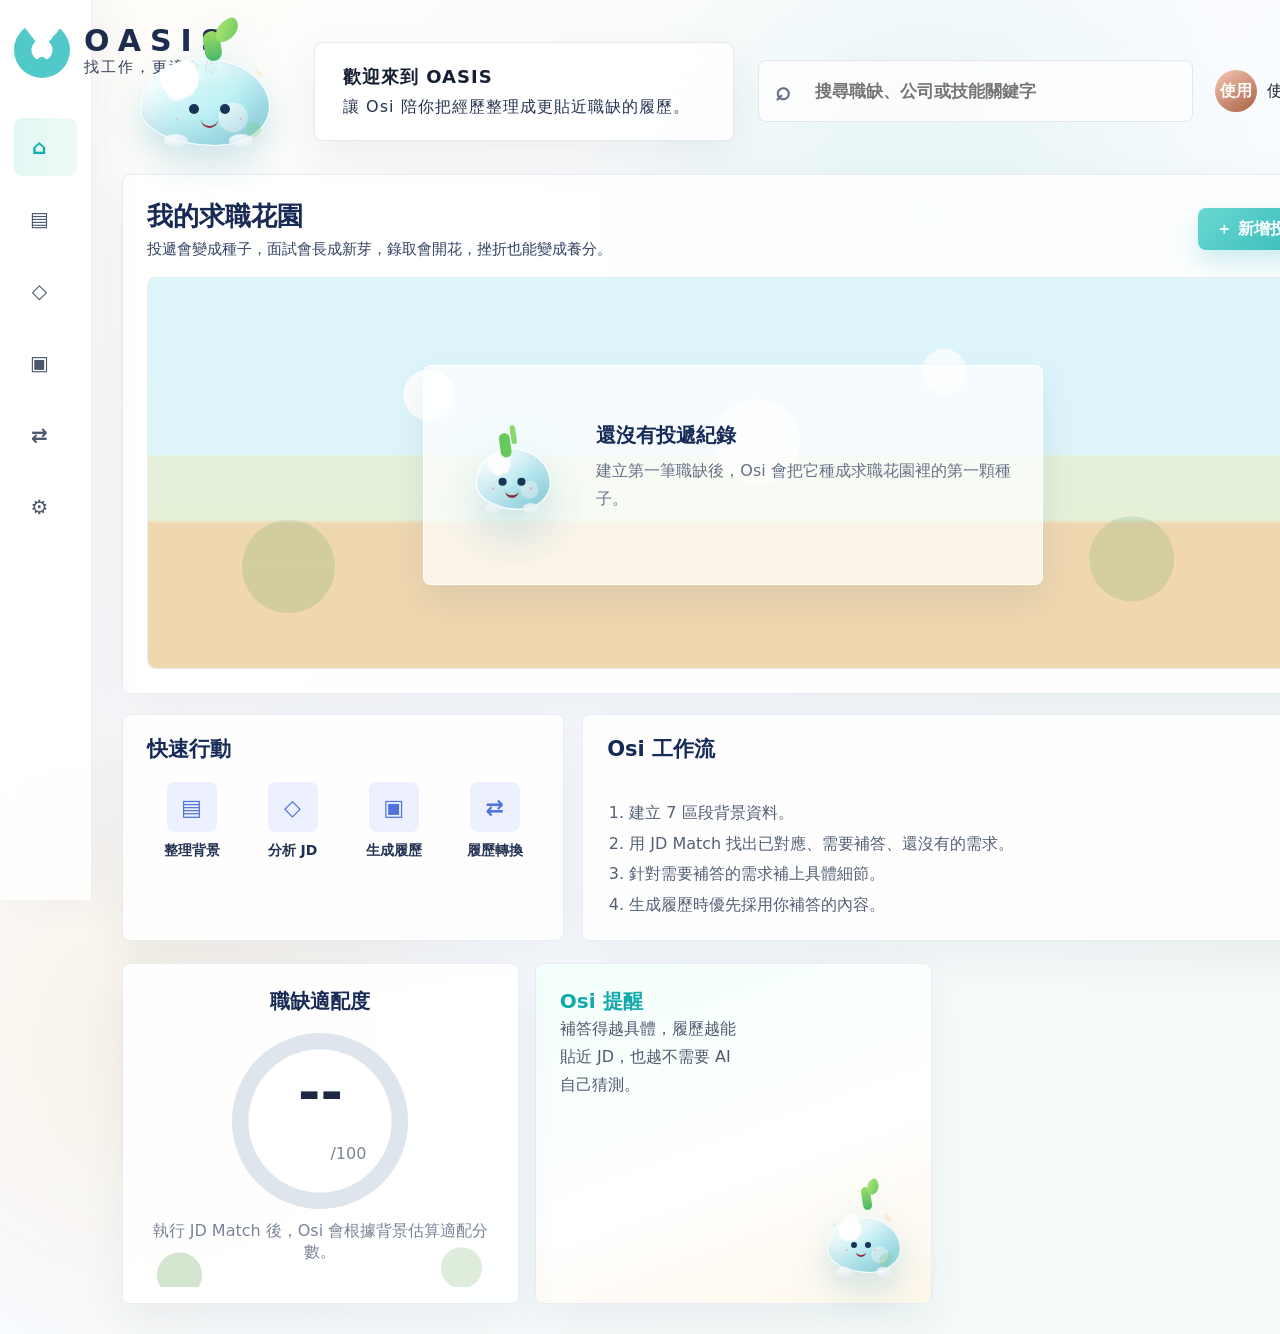
<file: oasis/index.html>
<!doctype html>
<html lang="zh-Hant-TW">
  <head>
    <meta charset="UTF-8" />
    <meta name="viewport" content="width=device-width, initial-scale=1.0" />
    <title>OASIS</title>
    <meta http-equiv="refresh" content="0; url=./frontend/index.html" />
  </head>
  <body>
    <p>正在前往 <a href="./frontend/index.html">OASIS 前端</a>...</p>
  </body>
</html>
</file>
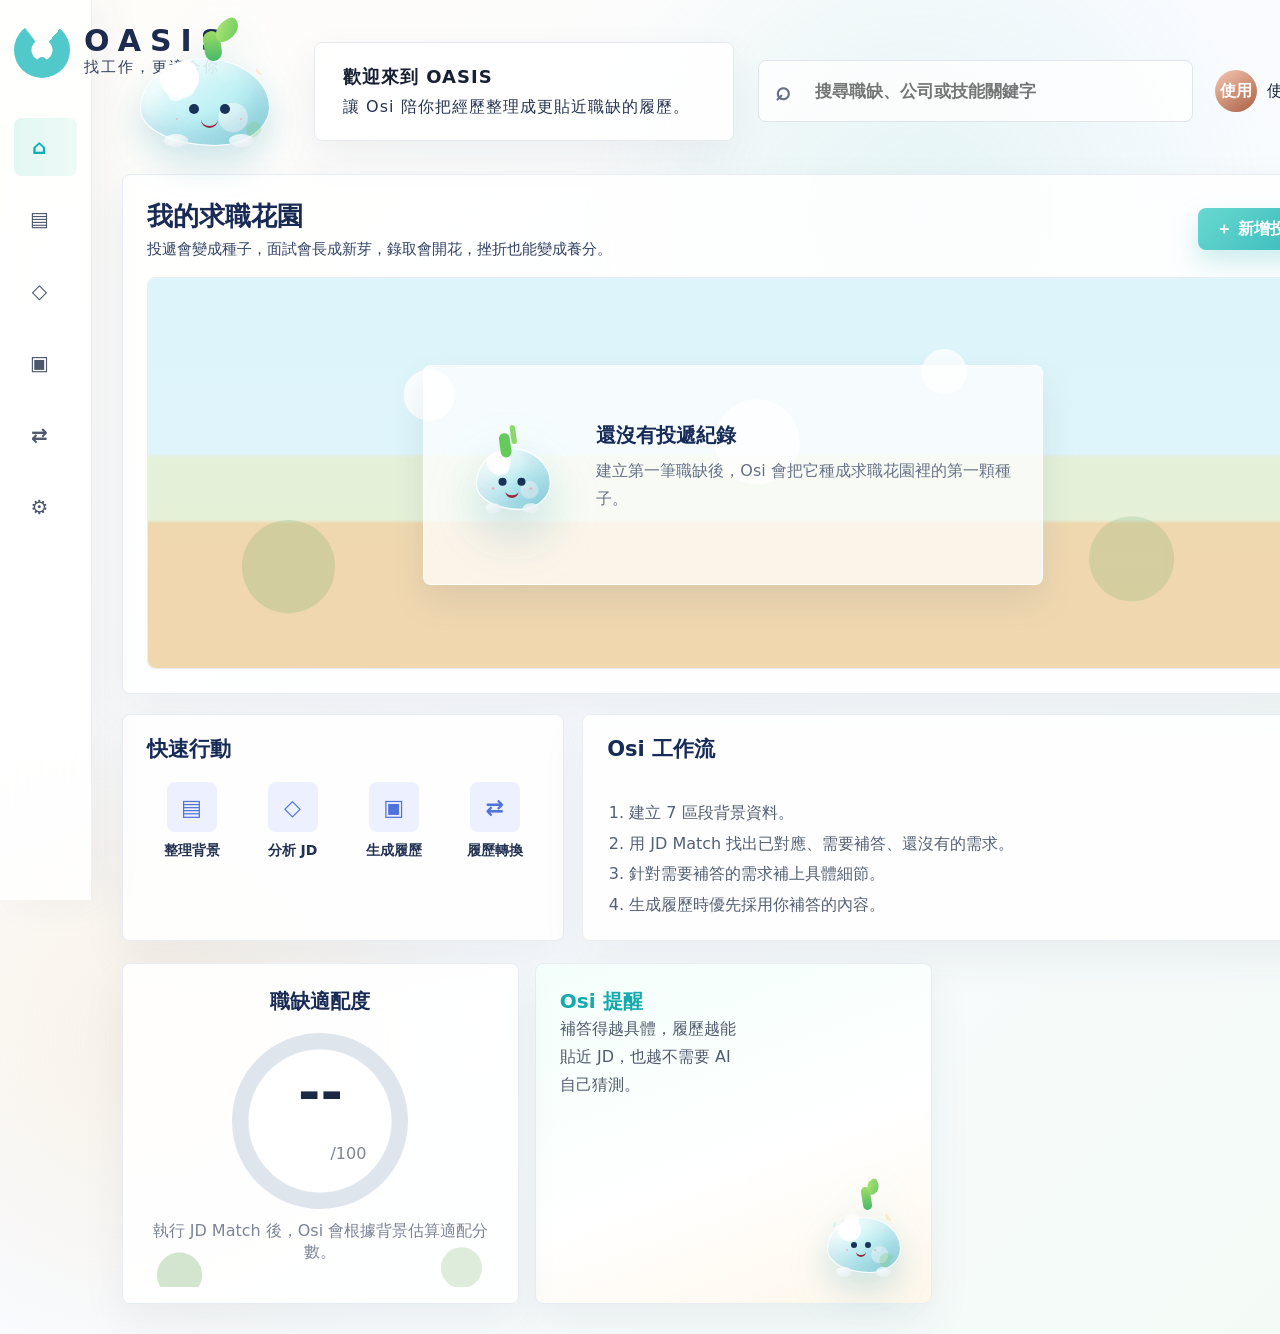
<file: oasis/frontend/index.html>
<!doctype html>
<html lang="zh-Hant-TW">
  <head>
    <meta charset="UTF-8" />
    <meta name="viewport" content="width=device-width, initial-scale=1.0" />
    <title>OASIS | AI Smart Career Assistant</title>
    <link rel="stylesheet" href="./styles.css" />
  </head>
  <body>
    <div class="app-shell" data-mode="garden">
      <aside class="sidebar" aria-label="主要導覽">
        <div class="brand">
          <div class="brand-logo" aria-hidden="true"></div>
          <div>
            <strong>OASIS</strong>
            <small>找工作，更適合你</small>
          </div>
        </div>

        <nav class="nav-list">
          <button class="nav-item active" data-view="garden" type="button"><span class="icon">⌂</span>首頁 / 花園</button>
          <button class="nav-item" data-view="background" type="button"><span class="icon">▤</span>結構化背景</button>
          <button class="nav-item" data-view="match" type="button"><span class="icon">◇</span>JD Match</button>
          <button class="nav-item" data-view="resume" type="button"><span class="icon">▣</span>履歷生成</button>
          <button class="nav-item" data-view="convert" type="button"><span class="icon">⇄</span>履歷轉換</button>
          <button class="nav-item" data-view="settings" type="button"><span class="icon">⚙</span>設定</button>
        </nav>

        <section class="fatigue-card osi-note-card">
          <div class="fatigue-plant"><span><i class="osi-body-gloss"></i><i class="osi-foot left"></i><i class="osi-foot right"></i></span></div>
          <strong>Osi 小語</strong>
          <p>先整理背景，再分析職缺，最後生成履歷。每一步都會讓下一步更準。</p>
        </section>
      </aside>

      <main class="main-area">
        <header class="topbar">
          <div class="greeting-cluster">
            <div class="hero-osi brand-sprite" aria-hidden="true">
              <i class="osi-glow"></i><i class="osi-sprout"></i><i class="osi-body-gloss"></i><span class="osi-face"></span><i class="osi-foot left"></i><i class="osi-foot right"></i>
            </div>
            <div class="speech-bubble">
              <p class="eyebrow">歡迎來到 OASIS</p>
              <h1>讓 Osi 陪你把經歷整理成更貼近職缺的履歷。</h1>
            </div>
          </div>
          <div class="topbar-actions">
            <label class="search">
              <span>⌕</span>
              <input id="globalSearch" type="search" placeholder="搜尋職缺、公司或技能關鍵字" />
            </label>
            <button class="profile-button" id="profileButton" type="button" data-view="settings">
              <span class="avatar" id="userAvatar">O</span>
              <span id="userDisplayName">使用者</span>
              <span>⌄</span>
            </button>
          </div>
        </header>

        <div class="dashboard-grid">
          <section class="content-panel" id="gardenView">
            <article class="garden-stage">
              <div class="section-heading">
                <div>
                  <h2>我的求職花園</h2>
                  <p>投遞會變成種子，面試會長成新芽，錄取會開花，挫折也能變成養分。</p>
                </div>
                <button class="primary-button" id="addApplicationBtn" type="button">＋ 新增投遞</button>
              </div>
              <div class="garden-wrap">
                <div class="garden-visual" id="gardenVisual" aria-live="polite"></div>
              </div>
            </article>

            <div class="lower-grid">
              <article class="quick-actions">
                <h2>快速行動</h2>
                <div class="action-grid">
                  <button data-view="background" type="button"><span>▤</span>整理背景</button>
                  <button data-view="match" type="button"><span>◇</span>分析 JD</button>
                  <button data-view="resume" type="button"><span>▣</span>生成履歷</button>
                  <button data-view="convert" type="button"><span>⇄</span>履歷轉換</button>
                </div>
              </article>
              <article class="sprites-panel">
                <h2>Osi 工作流</h2>
                <ol class="workflow-list">
                  <li>建立 7 區段背景資料。</li>
                  <li>用 JD Match 找出已對應、需要補答、還沒有的需求。</li>
                  <li>針對需要補答的需求補上具體細節。</li>
                  <li>生成履歷時優先採用你補答的內容。</li>
                </ol>
              </article>
            </div>
          </section>

          <section class="content-panel hidden" id="backgroundView">
            <div class="section-heading">
              <div>
                <h2>結構化背景</h2>
                <p>每筆資料都有名稱與描述，系統會轉成帶 ID 的 markdown，讓 AI 能精準引用。</p>
              </div>
              <button class="secondary-button" id="clearBackgroundBtn" type="button">清空</button>
            </div>
            <div id="backgroundSections" class="background-grid"></div>
            <div class="button-row">
              <button class="primary-button" id="saveBackgroundBtn" type="button">儲存背景</button>
              <small class="api-hint" id="backgroundStatus"></small>
            </div>
            <article class="preview-pane">
              <h3>format_background() 預覽</h3>
              <pre class="json-output" id="backgroundMarkdown"></pre>
            </article>
          </section>

          <section class="content-panel hidden" id="matchView">
            <div class="office-layout">
              <form class="editor-pane" id="matchForm">
                <div class="section-heading">
                  <div>
                    <h2>JD Match</h2>
                    <p>分析 JD 跟你的背景，整理出哪些已經對應上、哪些需要補答、哪些還沒有對應材料。</p>
                  </div>
                </div>
                <label>目標職務<input name="targetRole" placeholder="例如：資料分析師" /></label>
                <label>公司名稱<input name="company" placeholder="例如：玉山銀行" /></label>
                <label>JD / 職缺需求<textarea name="jd" rows="12" placeholder="貼上職缺描述"></textarea></label>
                <button class="primary-button" type="submit">分析 JD 與背景匹配</button>
                <small class="api-hint" id="matchApiHint"></small>
              </form>
              <article class="preview-pane">
                <h3>分析結果</h3>
                <div id="matchResult"></div>
                <h3>補答需要更多細節的需求</h3>
                <div id="matchSupplementPanel" class="supplement-panel"></div>
                <button class="secondary-button" id="saveSupplementsBtn" type="button">儲存補答</button>
              </article>
            </div>
          </section>

          <section class="content-panel hidden" id="resumeView">
            <div class="office-layout">
              <form class="editor-pane" id="resumeForm">
                <div class="section-heading">
                  <div>
                    <h2>客製化履歷生成</h2>
                    <p>支援補答資訊、區塊篇幅控制、公司文化語氣，輸出尾端附對齊說明。</p>
                  </div>
                </div>
                <label>目標職務<input name="targetRole" placeholder="例如：資料分析師" /></label>
                <label>公司名稱<input name="company" placeholder="例如：目標公司" /></label>
                <label>職缺描述<textarea name="jd" rows="8" placeholder="貼上職缺描述"></textarea></label>

                <fieldset class="sections-fieldset">
                  <legend>履歷區塊與篇幅控制</legend>
                  <label class="check"><input type="checkbox" name="sections" value="self_intro" checked /> 自我介紹 <input data-length-key="self_intro" placeholder="自訂篇幅（留空使用預設）" /></label>
                  <label class="check"><input type="checkbox" name="sections" value="motivation" checked /> 應徵動機 <input data-length-key="motivation" placeholder="自訂篇幅（留空使用預設）" /></label>
                  <label class="check"><input type="checkbox" name="sections" value="experience" checked /> 工作經驗 <input data-length-key="experience" placeholder="自訂篇幅（留空使用預設）" /></label>
                  <label class="check"><input type="checkbox" name="sections" value="projects" checked /> 專案 <input data-length-key="projects" placeholder="自訂篇幅（留空使用預設）" /></label>
                  <label class="check"><input type="checkbox" name="sections" value="skills" checked /> 技能 <input data-length-key="skills" placeholder="自訂篇幅（留空使用預設）" /></label>
                  <label class="check"><input type="checkbox" name="sections" value="certifications" /> 證照 <input data-length-key="certifications" placeholder="自訂篇幅（留空使用預設）" /></label>
                  <label class="check custom-check"><input type="checkbox" name="sections" value="custom" /> 自訂 <input name="customSection" placeholder="例如：未來職涯規劃" /><input data-length-key="custom" placeholder="自訂篇幅（留空使用預設）" /></label>
                </fieldset>

                <div class="button-row">
                  <button class="primary-button" type="submit">生成履歷</button>
                  <button class="secondary-button" id="onePageBtn" type="button">One Page CV</button>
                  <button class="secondary-button" id="starBtn" type="button">STAR 改寫</button>
                </div>
                <small class="api-hint" id="resumeApiHint"></small>
              </form>
              <article class="preview-pane"><div class="paper" id="resumePreview"></div></article>
            </div>
          </section>

          <section class="content-panel hidden" id="convertView">
            <div class="office-layout">
              <form class="editor-pane" id="convertForm">
                <div class="section-heading">
                  <div>
                    <h2>履歷轉換</h2>
                    <p>已經有一份履歷想換領域投？貼進來，選一種轉換方式，AI 會把它重新整理成新領域可以讀懂的版本。</p>
                  </div>
                </div>
                <label>既有履歷<textarea name="originalResume" rows="12" placeholder="貼上原履歷內容"></textarea></label>
                <div class="domain-row">
                  <label>原領域<input name="fromDomain" placeholder="例如：行銷" /></label>
                  <label>目標領域<input name="toDomain" placeholder="例如：資料分析" /></label>
                </div>
                <label>目標 JD<textarea name="targetJd" rows="6" placeholder="可選，貼上目標職缺"></textarea></label>
                <fieldset class="mode-fieldset">
                  <legend>轉換模式</legend>
                  <label class="mode-radio"><input type="radio" name="convertMode" value="translate" checked /><span><strong>跨領域轉換</strong><small>保留原履歷結構，重新框定到新領域。</small></span></label>
                  <label class="mode-radio"><input type="radio" name="convertMode" value="rewrite" /><span><strong>依背景重寫</strong><small>使用結構化背景，不捏造資訊。</small></span></label>
                </fieldset>
                <button class="primary-button" type="submit">開始轉換</button>
                <small class="api-hint" id="convertApiHint"></small>
              </form>
              <article class="preview-pane"><div class="paper" id="convertPreview"></div></article>
            </div>
          </section>

          <section class="content-panel hidden" id="settingsView">
            <h2>設定</h2>
            <div class="api-key-card account-card">
              <h3>使用者帳號</h3>
              <p>登入後右上角會顯示你的名稱，之後可接後端個人資料與求職紀錄。</p>
              <div class="api-key-row">
                <input id="authNameInput" type="text" placeholder="名稱（註冊用）" autocomplete="name" />
                <input id="authEmailInput" type="email" placeholder="Email" autocomplete="email" />
                <input id="authPasswordInput" type="password" placeholder="密碼至少 8 碼" autocomplete="current-password" />
              </div>
              <div class="button-row">
                <button class="primary-button" id="loginBtn" type="button">登入</button>
                <button class="secondary-button" id="registerBtn" type="button">註冊</button>
                <button class="secondary-button" id="logoutBtn" type="button">登出</button>
              </div>
              <small class="api-hint" id="authStatus"></small>
            </div>
            <div class="api-key-card">
              <h3>OASIS App Token</h3>
              <p>前端只儲存 APP TOKEN，用來通過後端驗證；OpenAI API KEY 必須放在後端 `.env`，不可填在前端。</p>
              <div class="api-key-row">
                <input id="apiKeyInput" type="password" placeholder="貼上後端 .env 的 APP_TOKEN" autocomplete="off" />
                <input id="apiBaseInput" type="url" placeholder="後端網址，例如 http://127.0.0.1:8001" />
                <select id="modelSelect">
                  <option value="gpt-4o">gpt-4o</option>
                  <option value="gpt-4o-mini">gpt-4o-mini</option>
                  <option value="gpt-4-turbo">gpt-4-turbo</option>
                </select>
                <button class="primary-button" id="saveApiKeyBtn" type="button">儲存</button>
                <button class="secondary-button" id="testApiTokenBtn" type="button">測試連線</button>
              </div>
              <small class="api-hint" id="apiKeyStatus"></small>
            </div>
          </section>

          <aside class="right-rail">
            <article class="score-card">
              <h2>職缺適配度</h2>
              <div class="score-ring is-empty" id="fitScoreRing" style="--score:0"><strong id="fitScoreValue">--</strong><span>/100</span></div>
              <p id="fitScoreText">執行 JD Match 後，Osi 會根據背景估算適配分數。</p>
            </article>
            <article class="assistant-card">
              <div class="helper-sprite brand-sprite" aria-hidden="true">
                <i class="osi-glow"></i><i class="osi-sprout"></i><i class="osi-body-gloss"></i><span class="osi-face"></span><i class="osi-foot left"></i><i class="osi-foot right"></i>
              </div>
              <div>
                <h2>Osi 提醒</h2>
                <p id="osiCompanionMessage">補答得越具體，履歷越能貼近 JD，也越不需要 AI 自己猜測。</p>
              </div>
            </article>
          </aside>
        </div>
      </main>
    </div>

    <script src="./app.js"></script>
  </body>
</html>
</file>
<file: oasis/frontend/styles.css>
:root {
  color-scheme: light;
  --blue: #1a73e8;
  --blue-soft: #e8f1fe;
  --slate: #64748b;
  --ink: #172033;
  --muted: #7b8497;
  --line: #e7e9f0;
  --paper: #ffffff;
  --green: #4caf50;
  --green-deep: #2f7d45;
  --earth: #795548;
  --sand: #f4dfb9;
  --lavender: #8b63e7;
  --pink: #f38ab5;
  --cyan: #58c7c6;
  --yellow: #f4c94a;
  --shadow: 0 20px 50px rgba(55, 73, 110, 0.12);
  --radius: 8px;
  font-family: "Noto Sans TC", "PingFang TC", "Microsoft JhengHei", system-ui, sans-serif;
}

/* ===== Integrated FILES flow: structured background / JD match / convert ===== */

.background-grid {
  display: grid;
  grid-template-columns: 1fr;
  gap: 16px;
}

.background-section,
.background-item,
.supplement-question {
  display: grid;
  gap: 10px;
  padding: 16px;
  border: 1px solid var(--line);
  border-radius: 8px;
  background: rgba(255, 255, 255, 0.86);
}

.background-section h3 {
  margin: 0;
  color: #172b58;
}

.background-items,
.supplement-panel {
  display: grid;
  gap: 12px;
}

.background-items {
  grid-template-columns: repeat(2, minmax(0, 1fr));
}

.background-item {
  background: #fff;
}

.background-item .remove-bg-item {
  justify-self: start;
}

.muted-text {
  margin: 0;
  color: #667188;
  line-height: 1.7;
}

.json-output {
  white-space: pre-wrap;
  word-break: break-word;
  max-height: 420px;
  overflow: auto;
  padding: 16px;
  border-radius: 8px;
  background: #f7fafc;
  color: #21304d;
  line-height: 1.65;
}

.supplement-question strong,
.supplement-question span {
  display: block;
}

.supplement-question span {
  color: #536074;
  line-height: 1.7;
}

.error-text {
  color: #c4403d;
  font-weight: 700;
}

.workflow-list {
  margin: 0;
  padding-left: 22px;
  color: #536074;
  line-height: 1.9;
}

.sections-fieldset .check {
  display: grid !important;
  grid-template-columns: auto max-content minmax(120px, 1fr);
  align-items: center;
  white-space: normal;
}

.sections-fieldset .custom-check {
  grid-template-columns: auto max-content minmax(150px, 1fr) minmax(120px, 1fr);
}

.domain-row {
  display: grid;
  grid-template-columns: 1fr 1fr;
  gap: 14px;
}

.api-hint[data-state="success"],
.backend-status[data-tone="success"] {
  color: #129d88;
}

.api-hint[data-state="error"],
.backend-status[data-tone="error"] {
  color: #c55454;
}

.api-hint[data-state="loading"] {
  color: #7d67e8;
}

/* ===== Experience polish: user identity / growth garden / Osi / fit score ===== */

.account-card {
  margin-bottom: 18px;
}

.profile-button {
  max-width: 180px;
}

.garden-status-actions {
  display: grid;
  grid-template-columns: repeat(3, minmax(0, 1fr));
  gap: 6px;
  margin-top: 12px;
}

.garden-status-actions button {
  min-height: 28px;
  border: 1px solid #e5e9f1;
  border-radius: 999px;
  color: #536074;
  background: #fff;
  font-size: 12px;
  font-weight: 700;
}

.garden-status-actions button:hover {
  border-color: #58c7c6;
  color: #129d88;
}

.plant .seed-dot {
  position: absolute;
  left: 48px;
  bottom: 30px;
  width: 22px;
  height: 16px;
  border-radius: 60% 40% 55% 45%;
  background: linear-gradient(135deg, #d5a76a, #8f5d32);
  transform: rotate(-18deg);
}

.plant .stem.tall {
  height: 84px;
}

.plant .stem.wilted {
  height: 42px;
  background: #a87944;
  transform: rotate(16deg);
}

.plant .leaf.three {
  left: 43px;
  bottom: 104px;
  transform: rotate(-10deg);
}

.wilt-mark {
  position: absolute;
  right: 22px;
  bottom: 34px;
  color: #a87944;
  font-weight: 900;
}

.plant .dirt.fertilizer {
  background:
    radial-gradient(circle at 28% 42%, #b88956 0 16px, transparent 17px),
    radial-gradient(circle at 64% 48%, #7a5132 0 24px, transparent 25px),
    #6b482f;
}

.fertilizer-spark {
  position: absolute;
  left: 42px;
  bottom: 18px;
  width: 34px;
  height: 34px;
  display: grid;
  place-items: center;
  border-radius: 50%;
  color: #66833f;
  background: #efd58f;
  font-weight: 900;
  box-shadow: 0 8px 18px rgba(107, 72, 47, 0.18);
}

.garden-status-offer .job-ticket {
  border-color: #ffd2df;
  box-shadow: 0 18px 34px rgba(243, 138, 181, 0.18);
}

.garden-status-fertilizer .job-ticket {
  border-color: #dfc6a6;
}

.assistant-card .helper-sprite {
  --sprite-color: #bdf1f4;
}

.score-ring:not(.is-empty) {
  background:
    radial-gradient(circle, #fff 0 57%, transparent 58%),
    conic-gradient(#58c7c6 calc(var(--score) * 1%), #edf0f3 0);
}

.match-decision-grid {
  display: grid;
  grid-template-columns: repeat(3, minmax(0, 1fr));
  gap: 12px;
}

.match-card {
  min-width: 0;
  padding: 14px;
  border: 1px solid var(--line);
  border-radius: 8px;
  background: #fff;
}

.match-card h4 {
  margin: 0 0 10px;
  color: #172b58;
}

.match-card ul {
  margin: 0;
  padding-left: 18px;
  line-height: 1.65;
}

.match-card li span {
  color: #667188;
}

.match-card.direct {
  border-color: rgba(76, 175, 80, 0.35);
}

.match-card.implicit {
  border-color: rgba(244, 201, 74, 0.55);
}

.match-card.gap {
  border-color: rgba(196, 84, 84, 0.28);
}

.match-json-details {
  margin-top: 12px;
}

@media (max-width: 900px) {
  .background-grid,
  .background-items,
  .match-decision-grid,
  .domain-row {
    grid-template-columns: 1fr;
  }

  .sections-fieldset .check,
  .sections-fieldset .custom-check {
    grid-template-columns: 1fr;
  }
}

* {
  box-sizing: border-box;
}

body {
  margin: 0;
  min-height: 100vh;
  color: var(--ink);
  overflow-x: hidden;
  background:
    radial-gradient(circle at 74% 18%, rgba(139, 99, 231, 0.12), transparent 30%),
    linear-gradient(135deg, #f8fbff 0%, #fbfaf8 52%, #f5fbf2 100%);
}

button,
input,
textarea,
select {
  font: inherit;
}

button {
  cursor: pointer;
}

.app-shell {
  min-height: 100vh;
  display: grid;
  grid-template-columns: 280px 1fr;
}

.sidebar {
  position: sticky;
  top: 0;
  height: 100vh;
  display: flex;
  flex-direction: column;
  gap: 28px;
  padding: 28px 30px;
  border-right: 1px solid rgba(231, 233, 240, 0.72);
  background: rgba(255, 255, 255, 0.72);
  backdrop-filter: blur(22px);
}

.brand,
.topbar,
.topbar-actions,
.profile-button,
.metric-card,
.section-heading,
.button-row,
.sprite-list,
.tip-line,
.mode-switch {
  display: flex;
  align-items: center;
}

.brand {
  gap: 14px;
}

.brand strong {
  display: block;
  font-size: 20px;
}

.brand small,
.metric-card span,
.metric-card small,
.section-heading p,
.fatigue-card small,
.tip-line span,
.score-card p {
  color: var(--muted);
}

.brand-sprite,
.helper-sprite,
.sprite-figure {
  position: relative;
  width: 52px;
  height: 52px;
}

.brand-sprite::before,
.helper-sprite::before,
.sprite-figure::before {
  content: "";
  position: absolute;
  left: 5px;
  top: 13px;
  width: 42px;
  height: 34px;
  border-radius: 48% 52% 42% 58% / 58% 56% 44% 42%;
  border: 1px solid rgba(255, 255, 255, 0.88);
  background:
    radial-gradient(circle at 28% 25%, rgba(255, 255, 255, 0.96) 0 9px, transparent 10px),
    radial-gradient(circle at 78% 74%, rgba(255, 255, 255, 0.55) 0 7px, transparent 8px),
    linear-gradient(145deg, rgba(255, 255, 255, 0.72), var(--sprite-color, #63d4dc));
  box-shadow:
    inset -8px -10px 16px rgba(36, 91, 142, 0.14),
    0 10px 24px rgba(63, 174, 190, 0.2);
}

.brand-sprite::after,
.helper-sprite::after,
.sprite-figure::after {
  content: "";
  position: absolute;
  left: 23px;
  top: 2px;
  width: 8px;
  height: 18px;
  border-radius: 999px;
  background: #65c95b;
  transform: rotate(-8deg);
  box-shadow: 7px -7px 0 -2px #89d86b;
}

.brand-sprite span,
.sprite-figure span {
  position: absolute;
  left: 18px;
  top: 30px;
  width: 6px;
  height: 6px;
  border-radius: 50%;
  background: #173357;
  box-shadow:
    14px 0 0 #173357,
    7px 10px 0 -3px #d34f67,
    -7px 5px 0 -2px rgba(246, 137, 148, 0.58),
    21px 5px 0 -2px rgba(246, 137, 148, 0.58);
}

.brand-sprite span::after,
.sprite-figure span::after {
  content: "";
  position: absolute;
  left: 5px;
  top: 8px;
  width: 10px;
  height: 5px;
  border-bottom: 2px solid #9a283d;
  border-radius: 0 0 999px 999px;
}

.sprite-figure::before {
  width: 54px;
  height: 44px;
}

.sprite-figure {
  width: 64px;
  height: 66px;
}

.sprite-figure span {
  left: 22px;
  top: 35px;
}

.sprite-figure .osi-core {
  position: absolute;
  inset: auto auto 12px 27px;
  z-index: 1;
  width: 12px;
  height: 12px;
  border: 2px solid rgba(255, 255, 255, 0.72);
  border-radius: 4px;
  background: rgba(29, 202, 216, 0.74);
  box-shadow: 0 0 14px rgba(29, 202, 216, 0.7);
}

.sprite-figure .osi-accent {
  position: absolute;
  z-index: 2;
  pointer-events: none;
}

.osi-tech::after {
  background: #28b7d4;
  box-shadow: 0 -11px 0 -1px #2ed6ee;
}

.osi-tech .osi-accent {
  left: 16px;
  top: 3px;
  width: 34px;
  height: 17px;
  border-radius: 50% 50% 44% 44%;
  background: linear-gradient(145deg, #1b5fac, #77dbff);
  box-shadow: inset 0 -5px 0 rgba(7, 51, 101, 0.18);
}

.osi-marketing::after {
  left: 23px;
  top: -2px;
  width: 28px;
  height: 24px;
  border-radius: 50%;
  background:
    radial-gradient(circle at 50% 50%, #ffe58a 0 4px, transparent 5px),
    conic-gradient(#ff8ab0, #ffd36a, #a9e784, #8fd8ff, #ff8ab0);
  box-shadow: none;
}

.osi-business::after {
  left: 19px;
  top: -1px;
  width: 25px;
  height: 25px;
  border-radius: 50% 50% 45% 45%;
  background:
    radial-gradient(circle at 50% 54%, #8bd14f 0 8px, transparent 9px),
    conic-gradient(#4ca943, #a9d94c, #4ca943, #a9d94c, #4ca943);
  box-shadow: none;
}

.osi-analytics::after {
  left: 21px;
  top: -3px;
  width: 22px;
  height: 28px;
  border-radius: 50% 50% 45% 45%;
  background: linear-gradient(145deg, #7b5ee8, #d9caff);
  clip-path: polygon(50% 0, 88% 40%, 64% 100%, 34% 100%, 12% 40%);
  box-shadow: 0 0 12px rgba(123, 94, 232, 0.24);
}

.osi-fertilizer::after {
  left: 14px;
  top: -1px;
  width: 39px;
  height: 28px;
  border-radius: 49% 51% 46% 54%;
  background:
    radial-gradient(circle at 28% 65%, #d8ba87 0 8px, transparent 9px),
    radial-gradient(circle at 70% 56%, #b78752 0 10px, transparent 11px),
    linear-gradient(145deg, #f1d6ab, #9c7042);
  box-shadow: none;
}

.osi-bloom::after {
  left: 12px;
  top: -8px;
  width: 42px;
  height: 34px;
  border-radius: 50%;
  background:
    radial-gradient(circle at 50% 56%, #ffeaa5 0 5px, transparent 6px),
    conic-gradient(#ffd36a, #ff9bb5, #b8d8ff, #d4a4ff, #ffd36a);
  box-shadow: 0 0 18px rgba(255, 176, 205, 0.5);
}

.nav-list {
  display: grid;
  gap: 8px;
}

.nav-item {
  min-height: 48px;
  display: flex;
  align-items: center;
  gap: 12px;
  border: 0;
  border-radius: var(--radius);
  color: #687386;
  background: transparent;
  padding: 0 18px;
  text-align: left;
}

.nav-item.active {
  color: #6a48da;
  background: linear-gradient(90deg, #ede8ff, #f3efff);
  font-weight: 700;
}

.icon {
  width: 22px;
  text-align: center;
  font-weight: 700;
}

.fatigue-card {
  margin-top: auto;
  padding: 20px;
  border: 1px solid #ebe5ff;
  border-radius: var(--radius);
  background: linear-gradient(180deg, rgba(247, 243, 255, 0.92), rgba(255, 255, 255, 0.92));
  box-shadow: var(--shadow);
}

.fatigue-plant {
  height: 92px;
  position: relative;
}

.fatigue-plant::before {
  content: "";
  position: absolute;
  left: 50%;
  bottom: 8px;
  width: 94px;
  height: 22px;
  transform: translateX(-50%);
  border-radius: 50%;
  background: #e7e0ff;
}

.fatigue-plant span {
  position: absolute;
  left: calc(50% - 34px);
  bottom: 25px;
  width: 68px;
  height: 50px;
  border-radius: 48% 52% 42% 58% / 60% 58% 42% 40%;
  background:
    radial-gradient(circle at 26% 24%, rgba(255, 255, 255, 0.94) 0 12px, transparent 13px),
    linear-gradient(145deg, rgba(255, 255, 255, 0.74), #74d6de);
  box-shadow:
    inset -10px -12px 18px rgba(36, 91, 142, 0.14),
    0 12px 26px rgba(63, 174, 190, 0.18);
}

.fatigue-plant span::before {
  content: "";
  position: absolute;
  left: 25px;
  top: -20px;
  width: 9px;
  height: 22px;
  border-radius: 999px;
  background: #65c95b;
  box-shadow: 8px -7px 0 -2px #89d86b;
}

.fatigue-plant span::after {
  content: "";
  position: absolute;
  left: 21px;
  top: 24px;
  width: 7px;
  height: 7px;
  border-radius: 50%;
  background: #173357;
  box-shadow: 18px 0 0 #173357, 9px 11px 0 -3px #d34f67;
}

.progress-line {
  height: 8px;
  margin: 14px 0 8px;
  border-radius: 999px;
  background: #e5e0f2;
  overflow: hidden;
}

.progress-line span {
  display: block;
  height: 100%;
  border-radius: inherit;
  background: linear-gradient(90deg, #8b63e7, #b293ff);
}

.main-area {
  padding: 34px 36px;
}

.topbar {
  justify-content: space-between;
  gap: 24px;
}

.eyebrow {
  margin: 0 0 6px;
  font-size: 25px;
  font-weight: 800;
}

h1,
h2,
h3,
p {
  margin-top: 0;
}

h1 {
  margin-bottom: 0;
  color: var(--slate);
  font-size: 16px;
  font-weight: 500;
}

.topbar-actions {
  gap: 14px;
}

.search {
  width: min(360px, 34vw);
  height: 46px;
  display: flex;
  align-items: center;
  gap: 10px;
  padding: 0 16px;
  border: 1px solid #dfe3ec;
  border-radius: var(--radius);
  background: rgba(255, 255, 255, 0.76);
}

.search input {
  min-width: 0;
  flex: 1;
  border: 0;
  outline: 0;
  background: transparent;
}

.icon-button,
.small-button {
  width: 42px;
  height: 42px;
  border: 1px solid transparent;
  border-radius: var(--radius);
  background: #fff;
  box-shadow: 0 8px 20px rgba(55, 73, 110, 0.08);
}

.profile-button {
  gap: 10px;
  border: 0;
  background: transparent;
  color: var(--ink);
  max-width: 180px;
}

.profile-button span:not(.avatar) {
  min-width: 0;
  overflow: hidden;
  text-overflow: ellipsis;
  white-space: nowrap;
}

.avatar {
  width: 42px;
  height: 42px;
  display: grid;
  place-items: center;
  border-radius: 50%;
  background: #d8c3a5;
  color: #563b2b;
  font-weight: 800;
}

.mode-switch {
  width: fit-content;
  gap: 4px;
  margin: 24px 0 20px;
  padding: 4px;
  border: 1px solid var(--line);
  border-radius: var(--radius);
  background: rgba(255, 255, 255, 0.76);
}

.mode-button {
  border: 0;
  border-radius: 6px;
  padding: 9px 14px;
  color: var(--muted);
  background: transparent;
}

.mode-button.active {
  color: #fff;
  background: var(--green);
}

.app-shell[data-mode="office"] .mode-button.active {
  background: var(--blue);
}

.dashboard-grid {
  display: grid;
  grid-template-columns: minmax(0, 1fr) 300px;
  gap: 28px;
  align-items: start;
}

.content-panel {
  display: grid;
  gap: 20px;
}

.hidden {
  display: none !important;
}

.metric-row {
  display: grid;
  grid-template-columns: repeat(4, minmax(150px, 1fr));
  gap: 20px;
}

.metric-card,
.garden-stage,
.quick-actions,
.sprites-panel,
.score-card,
.weekly-card,
.assistant-card,
.editor-pane,
.preview-pane,
.comparison-table,
.application-list,
.review-card,
.sprite-catalog,
.settings-grid {
  border: 1px solid rgba(226, 230, 240, 0.9);
  border-radius: var(--radius);
  background: rgba(255, 255, 255, 0.82);
  box-shadow: 0 12px 30px rgba(55, 73, 110, 0.08);
}

.metric-card {
  min-height: 116px;
  gap: 18px;
  padding: 20px;
}

.metric-card strong {
  display: block;
  font-size: 34px;
  line-height: 1.1;
}

.metric-card small {
  color: #3d98c8;
}

.soil {
  width: 64px;
  height: 52px;
  position: relative;
}

.soil::before {
  content: "";
  position: absolute;
  left: 6px;
  bottom: 4px;
  width: 52px;
  height: 24px;
  border-radius: 50%;
  background: #6b482f;
  box-shadow: inset -8px -6px 0 rgba(32, 20, 12, 0.16);
}

.seedling::after,
.sprout::after {
  content: "";
  position: absolute;
  left: 30px;
  bottom: 24px;
  width: 10px;
  height: 30px;
  border-radius: 999px;
  background: #71b84a;
  transform: rotate(18deg);
}

.sprout::after {
  height: 42px;
  box-shadow: -13px -2px 0 -3px #8bcf63, 13px -8px 0 -3px #8bcf63;
}

.bloom::after {
  content: "✿";
  position: absolute;
  left: 16px;
  bottom: 22px;
  color: #f39ab3;
  font-size: 42px;
}

.fertilizer-bag {
  width: 52px;
  height: 54px;
  border-radius: 12px 12px 8px 8px;
  background: linear-gradient(180deg, #e1b45d, #c8913c);
  position: relative;
}

.fertilizer-bag::after {
  content: "養";
  position: absolute;
  inset: 16px 12px 10px;
  display: grid;
  place-items: center;
  border-radius: 50%;
  background: #f2d58d;
  color: #66833f;
  font-size: 13px;
  font-weight: 800;
}

.garden-stage,
.quick-actions,
.sprites-panel,
.score-card,
.weekly-card,
.assistant-card,
.editor-pane,
.preview-pane,
.comparison-table,
.application-list,
.sprite-catalog,
.settings-grid {
  padding: 24px;
}

.section-heading {
  justify-content: space-between;
  gap: 20px;
}

.section-heading h2,
.score-card h2,
.weekly-card h2,
.assistant-card h2 {
  margin: 0;
  font-size: 20px;
}

.section-heading p {
  margin: 6px 0 0;
}

.compact {
  align-items: flex-start;
}

.primary-button,
.secondary-button,
.soft-button,
.ghost-button {
  min-height: 42px;
  border-radius: var(--radius);
  padding: 0 18px;
  border: 0;
  font-weight: 700;
}

.primary-button {
  color: #fff;
  background: linear-gradient(135deg, #8d65e8, #6f4dde);
  box-shadow: 0 10px 24px rgba(111, 77, 222, 0.22);
}

.secondary-button,
.ghost-button {
  color: var(--ink);
  background: #fff;
  border: 1px solid var(--line);
}

.soft-button {
  color: #7957db;
  background: #f0eaff;
}

.garden-visual {
  min-height: 365px;
  margin: 20px 0;
  display: grid;
  grid-template-columns: repeat(5, minmax(132px, 1fr));
  align-items: end;
  gap: 24px;
  padding: 58px 30px 34px;
  overflow: hidden;
  border-radius: var(--radius);
  background:
    linear-gradient(180deg, rgba(224, 244, 255, 0.78) 0 46%, rgba(231, 242, 207, 0.92) 47% 62%, rgba(244, 223, 185, 0.94) 63% 100%);
  position: relative;
}

.garden-visual::before {
  content: "";
  position: absolute;
  inset: 0;
  background:
    radial-gradient(circle at 10% 28%, #fff 0 20px, transparent 21px),
    radial-gradient(circle at 13% 30%, #fff 0 28px, transparent 29px),
    radial-gradient(circle at 50% 20%, #fff 0 18px, transparent 19px),
    repeating-linear-gradient(90deg, transparent 0 64px, rgba(255, 255, 255, 0.48) 65px 88px, transparent 89px 128px);
  opacity: 0.64;
  pointer-events: none;
}

.plant-card {
  position: relative;
  z-index: 1;
  display: grid;
  justify-items: center;
  align-content: end;
  gap: 0;
  min-width: 0;
}

.plant-plot {
  height: 136px;
  width: 100%;
  display: grid;
  align-items: end;
  justify-items: center;
  pointer-events: none;
}

.plant {
  width: 116px;
  height: 116px;
  position: relative;
}

.plant .dirt {
  position: absolute;
  left: 10px;
  bottom: 0;
  width: 96px;
  height: 42px;
  border-radius: 50%;
  background: #6b482f;
}

.plant .stem {
  position: absolute;
  left: 55px;
  bottom: 34px;
  width: 8px;
  height: var(--plant-height, 62px);
  border-radius: 999px;
  background: #579a3e;
}

.plant .leaf {
  position: absolute;
  width: 36px;
  height: 20px;
  border-radius: 70% 20% 70% 20%;
  background: #79bd50;
}

.plant .leaf.one {
  left: 26px;
  bottom: 68px;
  transform: rotate(25deg);
}

.plant .leaf.two {
  right: 20px;
  bottom: 82px;
  transform: rotate(-38deg) scaleX(-1);
}

.plant .flower {
  position: absolute;
  left: 33px;
  bottom: 92px;
  color: #f38ab5;
  font-size: 54px;
  line-height: 1;
}

.plant .wilt {
  position: absolute;
  right: 16px;
  bottom: 26px;
  color: #a97b4e;
  font-size: 56px;
}

.job-ticket {
  width: 148px;
  min-height: 114px;
  padding: 14px;
  border-radius: var(--radius);
  background: #fff;
  box-shadow: 0 12px 26px rgba(87, 64, 39, 0.15);
  text-align: center;
}

.job-ticket strong,
.job-ticket span,
.job-ticket small {
  display: block;
}

.job-ticket .tag {
  width: fit-content;
  margin: 0 auto 10px;
  padding: 4px 12px;
  border-radius: 999px;
  color: #fff;
  background: var(--tag-color, #58c7c6);
  font-size: 13px;
}

.job-ticket strong {
  font-size: 17px;
}

.job-ticket span {
  margin-top: 4px;
  color: #5d6678;
}

.job-ticket small {
  margin-top: 12px;
  color: #9aa2b1;
}

.ghost-button {
  display: block;
  margin: 0 auto;
}

.lower-grid,
.office-layout,
.fertilizer-layout {
  display: grid;
  grid-template-columns: 1fr 1fr;
  gap: 20px;
}

.action-grid,
.sprite-catalog,
.settings-grid {
  display: grid;
  grid-template-columns: repeat(4, minmax(96px, 1fr));
  gap: 14px;
}

.action-grid button {
  min-height: 92px;
  display: grid;
  place-items: center;
  gap: 8px;
  border: 0;
  border-radius: var(--radius);
  background: #f5f8fc;
  font-weight: 700;
}

.action-grid span {
  width: 42px;
  height: 42px;
  display: grid;
  place-items: center;
  border-radius: var(--radius);
  color: #6f4dde;
  background: #e9e4ff;
  font-size: 22px;
}

.sprites-panel {
  display: grid;
  gap: 18px;
}

.sprite-list {
  justify-content: space-between;
  gap: 14px;
  overflow-x: auto;
}

.sprite-item {
  min-width: 70px;
  display: grid;
  justify-items: center;
  gap: 6px;
  text-align: center;
  font-size: 13px;
  font-weight: 700;
}

.tip-line {
  gap: 12px;
  padding: 14px;
  border-radius: var(--radius);
  background: #f8f5ff;
}

.right-rail {
  display: grid;
  gap: 18px;
}

.score-card {
  text-align: center;
}

.score-ring {
  width: 176px;
  height: 176px;
  margin: 18px auto 12px;
  display: grid;
  place-items: center;
  border-radius: 50%;
  background:
    radial-gradient(circle, #fff 0 58%, transparent 59%),
    conic-gradient(#9a75ed calc(var(--score) * 1%), #e8e7ee 0);
}

.score-ring strong {
  font-size: 54px;
}

.score-ring span {
  margin-left: 56px;
  margin-top: -54px;
  color: #7d8493;
}

.weekly-card dl {
  display: grid;
  gap: 14px;
  margin: 18px 0 0;
}

.weekly-card div {
  display: flex;
  justify-content: space-between;
  gap: 16px;
}

.weekly-card dt {
  color: #677082;
}

.weekly-card dd {
  margin: 0;
  font-weight: 800;
}

.assistant-card {
  display: flex;
  gap: 18px;
  background: linear-gradient(135deg, #f3edff, #fff);
}

.helper-sprite {
  --sprite-color: #ff9eb2;
  flex: 0 0 auto;
  width: 86px;
  height: 94px;
}

.helper-sprite::before {
  left: 6px;
  top: 32px;
  width: 72px;
  height: 54px;
}

.helper-sprite::after {
  left: 22px;
  top: 0;
  width: 44px;
  height: 36px;
}

.helper-sprite::before {
  background:
    radial-gradient(circle at 28% 25%, rgba(255, 255, 255, 0.95) 0 14px, transparent 15px),
    linear-gradient(145deg, rgba(255, 255, 255, 0.7), var(--sprite-color));
}

.editor-pane,
.preview-pane {
  min-height: 620px;
}

.editor-pane {
  display: grid;
  align-content: start;
  gap: 16px;
}

label {
  display: grid;
  gap: 8px;
  color: #536074;
  font-weight: 700;
}

input,
textarea,
select {
  width: 100%;
  border: 1px solid #dfe3ec;
  border-radius: var(--radius);
  padding: 12px 14px;
  color: var(--ink);
  background: #fff;
}

textarea {
  resize: vertical;
}

.preview-pane {
  background: #f6f8fb;
}

.paper {
  min-height: 100%;
  padding: 34px;
  border-radius: var(--radius);
  background: #fff;
  box-shadow: inset 0 0 0 1px #eef0f5;
}

.paper h3,
.analysis-result h3 {
  margin-bottom: 8px;
  color: var(--blue);
}

.paper ul,
.analysis-result ul,
.review-card ul {
  padding-left: 22px;
  line-height: 1.8;
}

.analysis-result {
  line-height: 1.75;
}

.comparison-table,
.application-list {
  display: grid;
  gap: 12px;
}

.compare-row,
.application-row {
  display: grid;
  grid-template-columns: 1.5fr 1fr 1fr 1fr auto;
  gap: 16px;
  align-items: center;
  padding: 16px;
  border: 1px solid var(--line);
  border-radius: var(--radius);
  background: #fff;
}

.compare-score {
  height: 10px;
  border-radius: 999px;
  background: #eef1f6;
  overflow: hidden;
}

.compare-score span {
  display: block;
  height: 100%;
  border-radius: inherit;
  background: linear-gradient(90deg, var(--blue), #8b63e7);
}

.status-select {
  min-width: 130px;
}

.review-card {
  min-height: 220px;
}

.sprite-catalog {
  grid-template-columns: repeat(5, minmax(110px, 1fr));
}

.catalog-card {
  display: grid;
  justify-items: center;
  gap: 10px;
  min-height: 140px;
  padding: 16px;
  border: 1px solid var(--line);
  border-radius: var(--radius);
  background: #fff;
}

.catalog-card strong {
  text-align: center;
}

.settings-grid {
  grid-template-columns: repeat(3, 1fr);
}

.backend-layout {
  display: grid;
  grid-template-columns: repeat(2, minmax(0, 1fr));
  gap: 18px;
}

.backend-card {
  display: grid;
  gap: 14px;
  padding: 22px;
  border: 1px solid var(--line);
  border-radius: var(--radius);
  background: rgba(255, 255, 255, 0.9);
  box-shadow: var(--shadow-soft);
}

.backend-card h3 {
  margin: 0;
  color: #172b58;
}

.auth-grid {
  display: grid;
  grid-template-columns: repeat(3, minmax(0, 1fr));
  gap: 12px;
}

.backend-status,
.muted-text {
  margin: 0;
  color: #667188;
  line-height: 1.7;
}

.backend-status[data-tone="success"] {
  color: #129d88;
}

.backend-status[data-tone="error"] {
  color: #c55454;
}

.mini-list {
  display: grid;
  gap: 10px;
}

.mini-pill,
.backend-job-row {
  display: flex;
  align-items: center;
  justify-content: space-between;
  gap: 12px;
  padding: 12px 14px;
  border: 1px solid #e5e9f1;
  border-radius: 8px;
  background: #fff;
  color: #172b58;
}

.mini-pill small,
.backend-job-row span {
  color: #667188;
  font-weight: 600;
}

.backend-job-row {
  width: 100%;
  cursor: pointer;
}

.backend-job-row.active {
  border-color: #4fc9c5;
  box-shadow: 0 0 0 3px rgba(79, 201, 197, 0.15);
}

.ai-output {
  white-space: pre-wrap;
  word-break: break-word;
  margin: 0;
  line-height: 1.8;
  font-family: inherit;
}

.settings-actions {
  display: flex;
  align-items: center;
  gap: 14px;
  margin-top: 18px;
}

.settings-actions p {
  margin: 0;
  color: #13a9ad;
  font-weight: 700;
}

.app-shell[data-mode="office"] {
  background: linear-gradient(135deg, #f7fbff 0%, #f8fafc 100%);
}

.app-shell[data-mode="office"] .nav-item.active {
  color: var(--blue);
  background: var(--blue-soft);
}

.app-shell[data-mode="office"] .primary-button {
  background: var(--blue);
  box-shadow: 0 10px 24px rgba(26, 115, 232, 0.2);
}

.app-shell[data-mode="office"] .garden-stage {
  background: #fff;
}

/* OASIS visual refresh */
body {
  background:
    radial-gradient(circle at 72% 16%, rgba(112, 210, 198, 0.16), transparent 24%),
    radial-gradient(circle at 12% 78%, rgba(246, 217, 170, 0.28), transparent 22%),
    linear-gradient(135deg, #fffdf9 0%, #f9fbff 48%, #f4fbf7 100%);
}

.app-shell {
  grid-template-columns: 288px 1fr;
}

.sidebar {
  padding: 30px 20px;
  background: rgba(255, 255, 255, 0.82);
  box-shadow: 12px 0 44px rgba(44, 70, 100, 0.06);
}

.brand-logo {
  width: 56px;
  height: 56px;
  border-radius: 50%;
  background:
    radial-gradient(circle at 50% 50%, #fff 0 10px, transparent 11px),
    conic-gradient(from 40deg, #51c9cb 0 78%, transparent 79% 100%);
  position: relative;
  flex: 0 0 auto;
}

.brand-logo::after {
  content: "";
  position: absolute;
  left: 23px;
  bottom: 5px;
  width: 10px;
  height: 16px;
  border-radius: 999px;
  background: #51c9cb;
}

.brand strong {
  color: #1d2b4f;
  font-size: 30px;
  letter-spacing: 9px;
}

.brand small {
  color: #35415a;
  font-size: 15px;
  letter-spacing: 2px;
}

.nav-list {
  gap: 14px;
  margin-top: 12px;
}

.nav-item {
  min-height: 58px;
  border-radius: 8px;
  color: #4c566c;
  font-size: 17px;
}

.nav-item.active {
  color: #10aeb2;
  background: linear-gradient(90deg, #e2f7f3, #eefaf6);
}

.icon {
  color: currentColor;
  font-size: 22px;
}

.fatigue-card.osi-note-card {
  border-color: rgba(94, 201, 194, 0.16);
  background: linear-gradient(155deg, #f1fbf7, #ffffff 58%, #fff7ec);
  box-shadow: 0 18px 42px rgba(73, 123, 117, 0.12);
}

.fatigue-card.osi-note-card strong {
  display: block;
  margin-bottom: 16px;
  color: #13a9ad;
  font-size: 18px;
}

.fatigue-card.osi-note-card p {
  color: #4a5568;
  line-height: 1.8;
}

.progress-line {
  display: none;
}

.main-area {
  padding: 28px 30px 30px;
}

.topbar {
  align-items: center;
  margin-bottom: 20px;
}

.greeting-cluster {
  display: flex;
  align-items: center;
  gap: 22px;
}

.hero-osi {
  --sprite-color: #bdf1f4;
  width: 170px;
  height: 126px;
  flex: 0 0 auto;
}

.hero-osi::before {
  left: 20px;
  top: 34px;
  width: 122px;
  height: 82px;
  border-radius: 48% 52% 42% 58% / 58% 56% 44% 42%;
  box-shadow:
    inset -18px -20px 30px rgba(36, 91, 142, 0.12),
    0 18px 38px rgba(70, 188, 199, 0.18);
}

.hero-osi::after {
  left: 77px;
  top: 7px;
  width: 14px;
  height: 34px;
  box-shadow: 14px -12px 0 -4px #8bd56a;
}

.hero-osi span {
  left: 68px;
  top: 77px;
  width: 10px;
  height: 10px;
  box-shadow:
    31px 0 0 #173357,
    15px 22px 0 -5px #d34f67,
    -17px 10px 0 -4px rgba(246, 137, 148, 0.56),
    47px 10px 0 -4px rgba(246, 137, 148, 0.56);
}

.hero-osi span::after {
  left: 12px;
  top: 14px;
  width: 17px;
  height: 8px;
}

.speech-bubble {
  min-width: 420px;
  padding: 22px 28px;
  border: 1px solid #e6e9ef;
  border-radius: 8px;
  background: rgba(255, 255, 255, 0.9);
  box-shadow: 0 16px 40px rgba(42, 62, 88, 0.07);
}

.eyebrow {
  margin-bottom: 8px;
  font-size: 18px;
  letter-spacing: 1px;
}

h1 {
  color: #26344f;
  font-size: 16px;
  letter-spacing: 1px;
}

.topbar-actions {
  gap: 16px;
}

.search {
  width: min(480px, 34vw);
  height: 62px;
  border-radius: 8px;
  border-color: #e0e5ed;
  background: rgba(255, 255, 255, 0.8);
  box-shadow: inset 0 0 0 1px rgba(255, 255, 255, 0.7);
}

.search span {
  color: #657086;
  font-size: 26px;
}

.search input {
  color: #2c3850;
  font-size: 17px;
}

.icon-button {
  width: 44px;
  height: 44px;
  color: #1db7bd;
  border: 0;
  background: transparent;
  box-shadow: none;
  font-size: 26px;
}

.avatar {
  color: #fff;
  background: linear-gradient(145deg, #f7c8b4, #a85f41);
}

.mode-switch,
.metric-row {
  display: none;
}

.dashboard-grid {
  grid-template-columns: minmax(0, 1fr) 300px;
  gap: 22px;
}

.garden-stage,
.quick-actions,
.sprites-panel,
.score-card,
.weekly-card,
.assistant-card,
.fertilizer-strip {
  border-color: #e8edf3;
  background: rgba(255, 255, 255, 0.88);
  box-shadow: 0 18px 44px rgba(42, 62, 88, 0.07);
}

.garden-stage {
  padding: 0;
  overflow: hidden;
}

.garden-stage .section-heading {
  position: absolute;
  z-index: 3;
  width: min(calc(100% - 86px), 960px);
  padding: 28px 36px 0;
}

.garden-stage .section-heading h2 {
  color: #192a55;
  font-size: 26px;
}

.garden-stage .section-heading p {
  color: #334263;
  font-size: 15px;
}

.primary-button {
  background: linear-gradient(135deg, #68d8d0, #35b8ba);
  box-shadow: 0 12px 26px rgba(53, 184, 186, 0.26);
}

.garden-wrap {
  position: relative;
}

.garden-visual {
  min-height: 420px;
  margin: 0;
  padding: 118px 56px 66px;
  border-radius: 8px;
  gap: 28px;
  background:
    radial-gradient(circle at 24% 30%, rgba(255, 255, 255, 0.9) 0 25px, transparent 26px),
    radial-gradient(circle at 68% 24%, rgba(255, 255, 255, 0.75) 0 22px, transparent 23px),
    linear-gradient(180deg, rgba(220, 244, 250, 0.94) 0 45%, rgba(227, 239, 213, 0.9) 46% 62%, rgba(236, 204, 154, 0.74) 63% 100%);
}

.garden-visual::before {
  background:
    radial-gradient(circle at 12% 74%, rgba(88, 164, 89, 0.22) 0 46px, transparent 47px),
    radial-gradient(circle at 84% 72%, rgba(88, 164, 89, 0.2) 0 42px, transparent 43px),
    radial-gradient(circle at 52% 42%, rgba(255, 255, 255, 0.76) 0 42px, transparent 43px);
  opacity: 0.9;
}

.garden-arrow {
  position: absolute;
  z-index: 4;
  top: 48%;
  width: 50px;
  height: 50px;
  border: 0;
  border-radius: 50%;
  color: #284162;
  background: rgba(255, 255, 255, 0.9);
  box-shadow: 0 10px 24px rgba(46, 69, 92, 0.12);
  font-size: 38px;
  line-height: 1;
}

.garden-arrow.left {
  left: 20px;
}

.garden-arrow.right {
  right: 20px;
  color: #2e82d0;
}

.plant-card {
  gap: 0;
}

.plant {
  height: 116px;
}

.plant .dirt {
  width: 108px;
  height: 46px;
  background:
    radial-gradient(circle at 20% 42%, #9a6c3f 0 18px, transparent 19px),
    radial-gradient(circle at 58% 40%, #744826 0 28px, transparent 29px),
    #6b482f;
}

.job-ticket {
  width: 178px;
  min-height: 136px;
  margin-top: 0;
  padding: 16px;
  border: 1px solid #efe5d7;
  border-radius: 8px;
  box-shadow: 0 14px 28px rgba(104, 73, 44, 0.16);
}

.job-ticket .tag {
  margin-top: 0;
  margin-bottom: 12px;
  padding: 7px 20px;
  font-size: 14px;
}

.company-logo {
  width: 32px;
  height: 32px;
  display: grid !important;
  place-items: center;
  margin: 0 auto 8px;
  border-radius: 50%;
  color: #fff !important;
  background: var(--logo-color);
  font-size: 11px;
  font-weight: 900;
  text-transform: uppercase;
}

.job-ticket strong {
  color: #1d2b4f;
  font-size: 17px;
}

.job-ticket span:not(.tag):not(.company-logo) {
  color: #5e687b;
  font-size: 14px;
}

.ghost-button {
  min-width: 210px;
  margin: -52px auto 20px;
  position: relative;
  z-index: 5;
  border-color: #ead5b8;
  color: #3b4050;
  background: rgba(255, 255, 255, 0.92);
  box-shadow: 0 12px 24px rgba(112, 78, 42, 0.12);
}

.lower-grid {
  grid-template-columns: minmax(310px, 0.58fr) minmax(430px, 1fr);
  gap: 18px;
}

.quick-actions,
.sprites-panel {
  padding: 20px 24px;
}

.quick-actions h2,
.sprites-panel h2 {
  color: #172b58;
  font-size: 21px;
}

.action-grid {
  grid-template-columns: repeat(4, minmax(72px, 1fr));
  gap: 12px;
}

.action-grid button {
  min-height: 82px;
  background: transparent;
  color: #233252;
  font-size: 14px;
}

.action-grid span {
  width: 50px;
  height: 50px;
  color: #4f72db;
  background: #edf0ff;
}

.sprite-list {
  justify-content: center;
  gap: 22px;
  padding-top: 4px;
}

.sprite-item {
  min-width: 78px;
  color: #1f2f54;
}

.tip-line {
  justify-content: center;
  color: #87906c;
  background: transparent;
}

.tip-line strong {
  color: #6a7359;
}

.right-rail {
  gap: 16px;
}

.score-card,
.weekly-card,
.assistant-card {
  padding: 24px;
  border-radius: 8px;
}

.score-card {
  overflow: hidden;
  position: relative;
}

.score-card::after {
  content: "";
  position: absolute;
  inset: auto 12px 16px;
  height: 60px;
  background:
    radial-gradient(circle at 12% 80%, rgba(117, 174, 104, 0.32) 0 22px, transparent 23px),
    radial-gradient(circle at 88% 68%, rgba(117, 174, 104, 0.24) 0 20px, transparent 21px);
  pointer-events: none;
}

.score-card h2,
.weekly-card h2,
.assistant-card h2 {
  color: #182a55;
}

.score-ring {
  width: 176px;
  height: 176px;
  background:
    radial-gradient(circle, #fff 0 57%, transparent 58%),
    conic-gradient(#8586ff calc(var(--score) * 1%), #edf0f3 0);
}

.score-ring.is-empty {
  background:
    radial-gradient(circle, #fff 0 57%, transparent 58%),
    conic-gradient(#dfe5ec 0 100%);
}

.score-ring strong {
  color: #1c2945;
}

.soft-button {
  color: #7d67e8;
  background: #f0edff;
}

.soft-button:disabled {
  cursor: not-allowed;
  color: #8b95a8;
  background: #eef2f5;
  box-shadow: none;
}

.date-range {
  margin: 8px 0 18px;
  color: #828b9c;
}

.weekly-card dl {
  gap: 15px;
}

.weekly-card div {
  font-size: 16px;
}

.assistant-card {
  display: grid;
  grid-template-columns: 1fr 84px;
  background: linear-gradient(160deg, #f3fffb, #fff 58%, #fff7ea);
}

.assistant-card .helper-sprite {
  grid-column: 2;
  grid-row: 1 / span 2;
  align-self: end;
  justify-self: end;
  --sprite-color: #bdf1f4;
}

.assistant-card div:not(.helper-sprite) {
  grid-column: 1 / -1;
  grid-row: 1;
}

.assistant-card h2 {
  color: #13a9ad;
}

.assistant-card p {
  max-width: 190px;
  color: #4f5b6e;
  line-height: 1.75;
}

.assistant-card .soft-button {
  width: fit-content;
  border: 1px solid #a8e3dd;
  color: #10aeb2;
  background: #f1fffc;
}

.fertilizer-strip {
  display: grid;
  grid-template-columns: 210px 1fr;
  gap: 18px;
  align-items: center;
  padding: 20px 28px;
}

.fertilizer-strip h2 {
  margin-bottom: 8px;
  color: #172b58;
}

.fertilizer-strip p {
  margin-bottom: 0;
  color: #667188;
  line-height: 1.6;
}

.growth-flow {
  display: grid;
  grid-template-columns: 70px 120px 24px 70px 120px 24px 70px 120px 24px 70px 128px;
  align-items: center;
  gap: 8px;
  color: #748191;
}

.growth-flow b {
  color: #596579;
  font-size: 13px;
  line-height: 1.55;
}

.flow-plant,
.flow-bag {
  width: 66px;
  height: 54px;
  position: relative;
}

.flow-plant::before {
  content: "";
  position: absolute;
  left: 5px;
  bottom: 0;
  width: 56px;
  height: 24px;
  border-radius: 50%;
  background: #6b482f;
}

.flow-plant::after {
  content: "";
  position: absolute;
  left: 30px;
  bottom: 20px;
  width: 7px;
  height: 34px;
  border-radius: 999px;
  background: #65a743;
  box-shadow: -11px 4px 0 -3px #8bd061, 12px -2px 0 -3px #8bd061;
}

.flow-plant.wilted::after {
  background: #a87944;
  transform: rotate(14deg);
  box-shadow: 12px -8px 0 -4px #b88a52;
}

.flow-bag {
  border-radius: 10px 10px 8px 8px;
  background: linear-gradient(180deg, #d9a95d, #a87944);
}

.flow-bag::after {
  content: "養";
  position: absolute;
  inset: 16px 18px 12px;
  display: grid;
  place-items: center;
  border-radius: 50%;
  background: #efd58f;
  color: #62833f;
  font-weight: 800;
  font-size: 12px;
}

/* Layout polish: stable cards + richer 2D Osi */
.garden-stage {
  padding: 24px;
  overflow: visible;
  border-radius: 8px;
}

.garden-stage .section-heading {
  position: static;
  width: auto;
  padding: 0;
  margin-bottom: 18px;
}

.garden-wrap {
  border: 1px solid #e8edf3;
  border-radius: 8px;
  overflow: hidden;
  background: linear-gradient(180deg, #eaf9fb, #fff6e8);
}

.garden-visual {
  grid-template-columns: repeat(auto-fit, minmax(150px, 1fr));
  min-height: 390px;
  padding: 44px clamp(20px, 3vw, 44px) 40px;
  gap: 20px;
  align-items: end;
}

.plant-card {
  min-width: 0;
  align-self: end;
}

.plant {
  width: min(112px, 100%);
  margin: 0 auto;
}

.job-ticket {
  width: min(164px, 100%);
  min-height: 142px;
}

.ghost-button {
  margin: 18px auto 0;
}

.lower-grid {
  align-items: stretch;
}

.empty-garden {
  position: relative;
  z-index: 2;
  grid-column: 1 / -1;
  align-self: center;
  justify-self: center;
  width: min(620px, 100%);
  min-height: 220px;
  display: grid;
  grid-template-columns: 120px minmax(0, 1fr);
  align-items: center;
  gap: 24px;
  padding: 28px;
  border: 1px solid rgba(255, 255, 255, 0.86);
  border-radius: 8px;
  background: rgba(255, 255, 255, 0.72);
  box-shadow: 0 16px 34px rgba(72, 111, 120, 0.12);
}

.empty-garden strong,
.empty-state strong {
  display: block;
  margin-bottom: 8px;
  color: #172b58;
  font-size: 20px;
}

.empty-garden p,
.empty-state p {
  color: #667188;
  line-height: 1.7;
}

.empty-osi {
  justify-self: center;
  transform: scale(1.35);
}

.empty-state {
  min-height: 180px;
  display: grid;
  align-content: center;
  justify-items: center;
  padding: 28px;
  border: 1px dashed #dce8ea;
  border-radius: 8px;
  background: linear-gradient(135deg, rgba(242, 253, 251, 0.78), rgba(255, 255, 255, 0.86));
  text-align: center;
}

.sprites-panel,
.quick-actions,
.fertilizer-strip {
  border-radius: 8px;
}

.fertilizer-strip {
  overflow: hidden;
}

.growth-flow {
  min-width: 0;
  grid-template-columns: repeat(4, minmax(160px, 1fr));
  gap: 16px;
}

.flow-step {
  min-width: 0;
  display: grid;
  grid-template-columns: 62px minmax(0, 1fr);
  align-items: center;
  gap: 10px;
  min-height: 96px;
  padding: 12px;
  border: 1px solid rgba(232, 237, 243, 0.82);
  border-radius: 8px;
  background: rgba(255, 255, 255, 0.68);
  position: relative;
}

.flow-step:not(:last-child)::after {
  content: "→";
  position: absolute;
  right: -14px;
  top: 50%;
  color: #8fa0ad;
  transform: translate(50%, -50%);
}

.growth-flow b {
  min-width: 0;
  overflow: visible;
  color: #596579;
  font-size: 14px;
  line-height: 1.6;
  word-break: keep-all;
}

.brand-sprite,
.helper-sprite,
.sprite-figure,
.fatigue-plant span {
  filter: drop-shadow(0 16px 20px rgba(63, 174, 190, 0.16));
}

.brand-sprite::before,
.helper-sprite::before,
.sprite-figure::before,
.fatigue-plant span {
  border: 1px solid rgba(255, 255, 255, 0.9);
  background:
    radial-gradient(circle at 30% 22%, rgba(255, 255, 255, 0.98) 0 17%, transparent 18%),
    radial-gradient(circle at 72% 68%, rgba(255, 255, 255, 0.55) 0 13%, transparent 14%),
    linear-gradient(145deg, rgba(255, 255, 255, 0.72), var(--sprite-color, #9cebf0) 58%, rgba(70, 190, 204, 0.52));
  box-shadow:
    inset -14px -16px 22px rgba(24, 96, 148, 0.13),
    inset 12px 10px 18px rgba(255, 255, 255, 0.42),
    0 16px 28px rgba(72, 150, 164, 0.12);
}

.brand-sprite .osi-body-gloss,
.helper-sprite .osi-body-gloss,
.sprite-figure .osi-body-gloss,
.fatigue-plant .osi-body-gloss {
  position: absolute;
  z-index: 3;
  left: 27%;
  top: 31%;
  width: 18%;
  height: 13%;
  border-radius: 999px;
  background: rgba(255, 255, 255, 0.72);
  transform: rotate(-22deg);
  pointer-events: none;
}

.brand-sprite .osi-glow,
.helper-sprite .osi-glow {
  position: absolute;
  inset: 18% 12% 0;
  border-radius: 50%;
  background:
    radial-gradient(circle at 0 28%, rgba(100, 218, 224, 0.34) 0 4px, transparent 5px),
    radial-gradient(circle at 92% 18%, rgba(255, 211, 113, 0.36) 0 5px, transparent 6px),
    radial-gradient(circle at 86% 76%, rgba(118, 204, 111, 0.28) 0 7px, transparent 8px);
}

.brand-sprite .osi-sprout,
.helper-sprite .osi-sprout {
  position: absolute;
  z-index: 4;
  left: 48%;
  top: 2%;
  width: 10%;
  height: 24%;
  border-radius: 999px;
  background: linear-gradient(#9edc64, #47b96a);
  transform: rotate(-9deg);
}

.brand-sprite .osi-sprout::after,
.helper-sprite .osi-sprout::after {
  content: "";
  position: absolute;
  left: 70%;
  top: -25%;
  width: 150%;
  height: 62%;
  border-radius: 75% 25% 70% 30%;
  background: linear-gradient(135deg, #b8e87a, #65c95b);
  transform: rotate(-18deg);
}

.brand-sprite .osi-face,
.helper-sprite .osi-face,
.sprite-figure .osi-face {
  z-index: 4;
}

.brand-sprite .osi-foot,
.helper-sprite .osi-foot,
.sprite-figure .osi-foot,
.fatigue-plant .osi-foot {
  position: absolute;
  z-index: 2;
  bottom: 3%;
  width: 18%;
  height: 11%;
  border-radius: 50%;
  background: rgba(255, 255, 255, 0.78);
  box-shadow: inset -3px -4px 7px rgba(24, 96, 148, 0.08);
}

.brand-sprite .osi-foot.left,
.helper-sprite .osi-foot.left,
.sprite-figure .osi-foot.left,
.fatigue-plant .osi-foot.left {
  left: 18%;
}

.brand-sprite .osi-foot.right,
.helper-sprite .osi-foot.right,
.sprite-figure .osi-foot.right,
.fatigue-plant .osi-foot.right {
  right: 18%;
}

.hero-osi::before {
  left: 18px;
  top: 30px;
  width: 128px;
  height: 86px;
}

.hero-osi::after {
  display: none;
}

.hero-osi .osi-body-gloss {
  left: 45px;
  top: 55px;
  width: 28px;
  height: 16px;
}

.hero-osi .osi-face {
  left: 67px;
  top: 76px;
}

.hero-osi .osi-foot {
  bottom: 7px;
  width: 24px;
  height: 13px;
}

.hero-osi .osi-foot.left {
  left: 42px;
}

.hero-osi .osi-foot.right {
  right: 39px;
}

.helper-sprite::after {
  display: none;
}

.helper-sprite .osi-face {
  left: 30px;
  top: 57px;
}

.helper-sprite .osi-foot {
  bottom: 2px;
}

.sprite-figure::after {
  z-index: 5;
}

.sprite-figure .osi-body-gloss {
  left: 18px;
  top: 25px;
  width: 12px;
  height: 8px;
}

.sprite-figure .osi-foot {
  bottom: 5px;
  width: 12px;
  height: 7px;
}

.fatigue-plant span {
  overflow: visible;
}

.fatigue-plant span::before {
  z-index: 4;
}

@media (max-width: 1350px) {
  .app-shell {
    grid-template-columns: 92px 1fr;
  }

  .sidebar {
    padding: 22px 14px;
  }

  .brand div:not(.brand-sprite),
  .nav-item:not(.active),
  .nav-item.active {
    font-size: 0;
  }

  .nav-item {
    justify-content: center;
    padding: 0;
  }

  .icon {
    font-size: 20px;
  }

  .fatigue-card {
    display: none;
  }

  .dashboard-grid {
    grid-template-columns: 1fr;
  }

  .right-rail {
    grid-template-columns: repeat(3, 1fr);
  }

  .fertilizer-strip {
    grid-template-columns: 1fr;
  }

  .growth-flow {
    grid-template-columns: repeat(2, minmax(220px, 1fr));
  }

  .flow-step:not(:last-child)::after {
    display: none;
  }
}

@media (max-width: 900px) {
  .main-area {
    padding: 22px;
  }

  .topbar,
  .topbar-actions,
  .lower-grid,
  .office-layout,
  .fertilizer-layout {
    align-items: stretch;
    grid-template-columns: 1fr;
    flex-direction: column;
  }

  .search {
    width: 100%;
  }

  .metric-row,
  .garden-visual,
  .action-grid,
  .right-rail,
  .sprite-catalog,
  .settings-grid {
    grid-template-columns: 1fr 1fr;
  }

  .backend-layout,
  .auth-grid {
    grid-template-columns: 1fr;
  }

  .compare-row,
  .application-row {
    grid-template-columns: 1fr;
  }

  .empty-garden {
    grid-template-columns: 1fr;
    text-align: center;
  }

  .garden-visual {
    grid-template-columns: repeat(auto-fit, minmax(140px, 1fr));
    padding: 30px 16px;
  }

  .growth-flow {
    grid-template-columns: 1fr;
  }

  .plant-plot {
    height: 108px;
  }

  .plant {
    transform: scale(0.9);
    transform-origin: bottom center;
  }

  .topbar-actions {
    width: 100%;
  }

  .profile-button {
    max-width: none;
    justify-content: flex-start;
  }
}

@media (max-width: 640px) {
  .app-shell {
    grid-template-columns: 1fr;
  }

  .sidebar {
    position: static;
    height: auto;
    flex-direction: row;
    overflow-x: auto;
    border-right: 0;
    border-bottom: 1px solid var(--line);
  }

  .brand {
    min-width: 210px;
  }

  .brand div:not(.brand-sprite) {
    font-size: initial;
  }

  .nav-list {
    display: flex;
  }

  .nav-item,
  .nav-item.active {
    min-width: 58px;
  }

  .metric-row,
  .garden-visual,
  .action-grid,
  .right-rail,
  .sprite-catalog,
  .settings-grid {
    grid-template-columns: 1fr;
  }

  .backend-card {
    padding: 16px;
  }

  .mini-pill,
  .backend-job-row {
    align-items: flex-start;
    flex-direction: column;
  }

  .garden-visual {
    grid-template-columns: 1fr;
    padding: 28px 16px;
  }

  .plant-card {
    width: min(240px, 100%);
    justify-self: center;
  }

  .job-ticket {
    width: min(190px, 100%);
  }

  .settings-actions {
    align-items: stretch;
    flex-direction: column;
  }
}

/* v0.5: human-readable supplement & match labels */
.supplement-question .supplement-req,
.supplement-question .supplement-bg {
  display: block;
  font-size: 12.5px;
  color: #555;
  font-weight: 500;
  margin-top: 2px;
}
.supplement-question .supplement-bg {
  color: #2a6c6b;
}
.match-summary {
  margin: 6px 0;
  font-size: 13.5px;
  line-height: 1.6;
}
.match-encouragement {
  margin-top: 12px;
  padding: 10px 14px;
  background: rgba(105, 185, 139, 0.12);
  border-left: 3px solid #69b98b;
  border-radius: 8px;
  font-style: italic;
  font-size: 13.5px;
}
</file>
